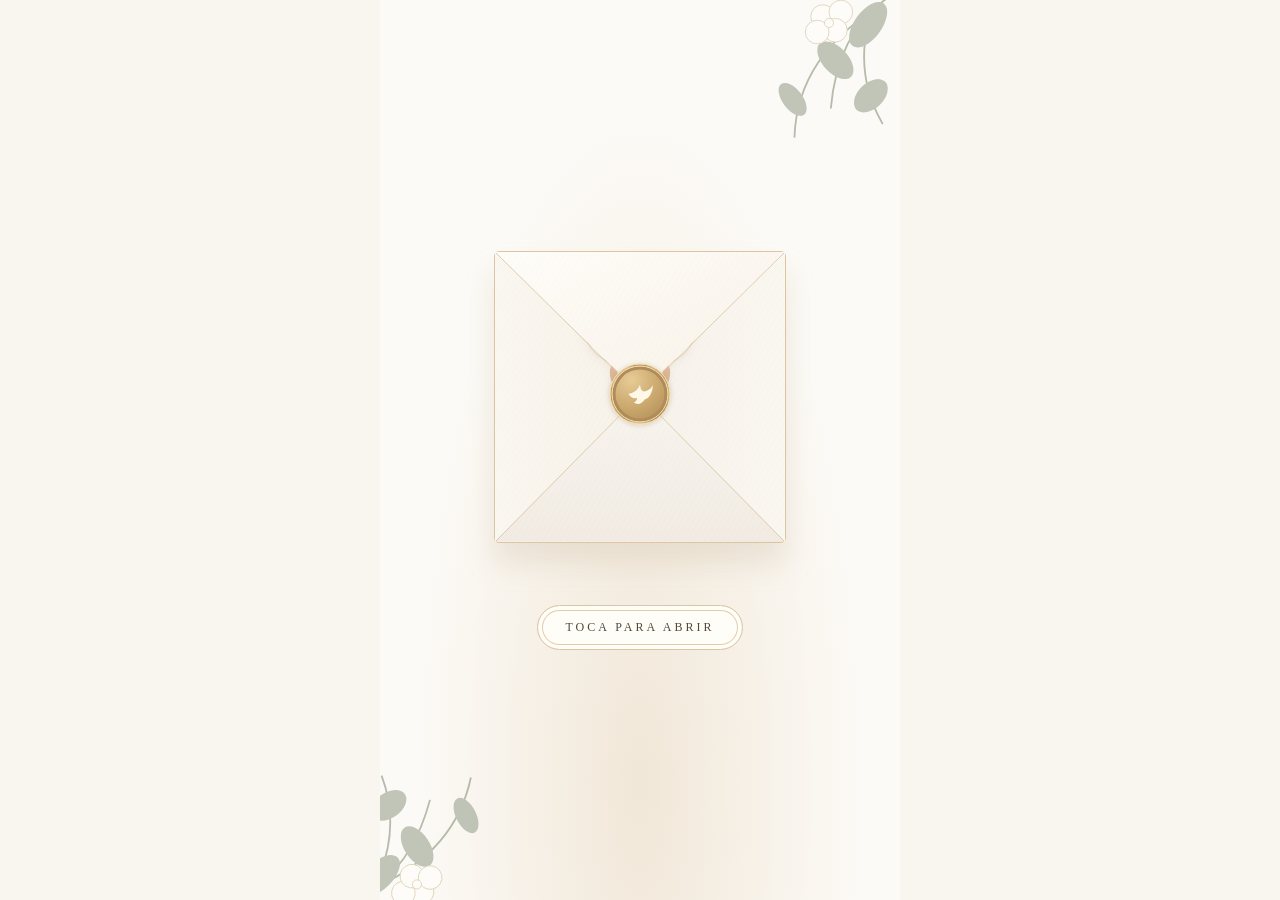
<file: index.html>
<!doctype html>
<html lang="es">
<head>
<meta charset="utf-8"><meta name="viewport" content="width=device-width,initial-scale=1,viewport-fit=cover">
<meta name="theme-color" content="#fcfaf6">
<meta name="description" content="Una invitación especial: Bautizo de Emily, 21 de noviembre de 2026">
<title>Bautizo de Emily · Nuestra invitación</title>
<link rel="preconnect" href="https://fonts.googleapis.com"><link rel="preconnect" href="https://fonts.gstatic.com" crossorigin>
<link href="https://fonts.googleapis.com/css2?family=Cormorant+Garamond:ital,wght@0,400;0,500;0,600;1,400;1,500&family=EB+Garamond:ital,wght@0,400;1,400&family=Great+Vibes&family=Libre+Baskerville:wght@400;700&family=Playfair+Display:ital,wght@0,400;1,400&family=Allura&family=Cinzel:wght@400;600&family=Dancing+Script:wght@400;600&family=DM+Sans:wght@400;600&family=Josefin+Sans:wght@400;600&family=Lora:ital,wght@0,400;1,400&family=Marcellus&family=Montserrat:wght@400;600&family=Parisienne&family=Poppins:wght@400;600&family=Sacramento&family=Tangerine:wght@400;700&display=swap" rel="stylesheet">
<style>
:root{--ivory:#FCFAF6;--background:#F9F6F0;--gold:#BD9B61;--gold-soft:#E3CDA9;--ink:#53483C;--sage:#A9B1A0;--body-font:"Cormorant Garamond",Georgia,serif;--heading-font:"Cormorant Garamond",Georgia,serif;--body-size:22px;--heading-size:45px;--pad:68px;--envelope-paper:#F7F1E7;--envelope-border:#DCC5A2;--seal:#C9A66B;--open-ms:1700ms}
*{box-sizing:border-box}[hidden]{display:none!important}html{scroll-behavior:smooth}body{margin:0;background:var(--background);color:var(--ink);font-family:var(--body-font)}
button,a{font:inherit}button{cursor:pointer}a{color:inherit}button:focus-visible,a:focus-visible{outline:3px solid #776241;outline-offset:4px}
.gate{min-height:100svh;position:relative;display:flex;align-items:center;justify-content:center;overflow:hidden;background:radial-gradient(ellipse at 50% 87%,#f1e7d8 0%,transparent 60%),var(--ivory);transition:opacity .65s}
.gate.hidden{opacity:0;visibility:hidden;pointer-events:none;position:absolute;inset:0}
.gate-inner{position:relative;z-index:2;width:100%;min-height:100svh;display:flex;flex-direction:column;align-items:center;justify-content:center;gap:62px;padding:44px 20px}
.floral{position:absolute;width:182px;max-width:40vw;color:#a3aa91;opacity:.72;pointer-events:none}
.floral.top{top:-8px;right:-10px}.floral.bottom{bottom:-18px;left:-33px;transform:rotate(190deg)}
.floral g ellipse,.cover-floral g ellipse{fill:var(--sage)}.floral circle{fill:#fffefa;stroke:#d7c6a8;stroke-width:1}
.envelope-wrap.no-shadow{filter:none}.envelope-wrap{position:relative;width:var(--env-size,292px);height:var(--env-height,292px);max-width:82vw;filter:drop-shadow(0 20px 14px #baa17e36)}
.envelope{position:absolute;inset:0;border-radius:5px;border:1px solid var(--envelope-border);background:linear-gradient(130deg,#fffefa 0%,var(--envelope-paper) 82%,#ece5dc 100%);perspective:900px;isolation:isolate}
.envelope.texture:after{content:"";pointer-events:none;position:absolute;inset:0;background:repeating-linear-gradient(120deg,transparent 0px,#92734608 1px,transparent 2px,transparent 5px);opacity:.48;z-index:9}
.envelope.no-shadow{box-shadow:none}
.letter{position:absolute;left:8%;right:8%;top:9%;height:63%;border:1px solid #e6d9c4;background:#fffcf6;border-radius:4px;z-index:1;transition:transform var(--open-ms) ease}
.letter:before{content:"✧";display:block;text-align:center;padding-top:8%;font-size:31px;color:var(--gold)}
.env-flap{position:absolute;inset:0 0 auto;height:49%;background:linear-gradient(155deg,#fffdf9,var(--envelope-paper));clip-path:polygon(0 0,100% 0,50% 100%);transform-origin:top center;transform:rotateX(0);transition:transform calc(var(--open-ms) * .58) ease;z-index:6;backface-visibility:visible}
.env-left,.env-right,.env-bottom{position:absolute;inset:0;pointer-events:none}
.env-left{clip-path:polygon(0 0,52% 50%,0 100%);background:linear-gradient(90deg,#faf7f0,#f3ebe1);z-index:4}
.env-right{clip-path:polygon(100% 0,48% 50%,100% 100%);background:linear-gradient(270deg,#faf7f0,#f2ede5);z-index:4}
.env-bottom{clip-path:polygon(0 100%,50% 49%,100% 100%);background:linear-gradient(180deg,#fffefa,#f1ebe3);z-index:7}
.env-seams{position:absolute;inset:0;width:100%;height:100%;pointer-events:none;z-index:8}
.env-seams path{fill:none;stroke:var(--envelope-border);stroke-width:.85}
.wax{position:absolute;left:50%;top:49%;transform:translate(-50%,-50%);z-index:10;width:61px;height:61px;border-radius:50%;background:radial-gradient(circle at 34% 25%,#e7cb96,var(--seal) 53%,#aa864c);border:3px double #f3ddae;box-shadow:0 1px 5px #8c6a4244,inset 0 0 0 3px #ae8c5b;display:grid;place-items:center;color:#fff7e7;transition:opacity .5s}
.wax svg{width:31px;height:31px}
.angel-holder{position:absolute;top:8%;left:50%;transform:translateX(-50%);width:var(--angel-size,128px);height:var(--angel-size,128px);z-index:5;pointer-events:none;transform-origin:center}
.angel-svg{width:100%;height:100%;overflow:visible;filter:drop-shadow(0 2px 5px #bca38122)}
.angel-img{width:100%;height:100%;object-fit:contain;display:none}
.angel-holder.custom .angel-img{display:block}.angel-holder.custom .angel-svg{display:none}
.envelope-wrap.open .env-flap{transform:rotateX(-175deg);z-index:0}
.envelope-wrap.open .wax{opacity:0}
.envelope-wrap.open .letter{transform:translateY(-27%)}
.envelope-wrap.fly .angel-holder{z-index:15;animation:angelFly var(--open-ms) ease-in-out forwards}
@keyframes angelFly{0%{transform:translateX(-50%) translateY(0) scale(1);opacity:1}25%{transform:translateX(-50%) translateY(-38px) scale(1.08);opacity:1}65%{transform:translateX(-13%) translateY(-130px) scale(1.12) rotate(9deg);opacity:1}100%{transform:translateX(185px) translateY(-370px) scale(.75) rotate(16deg);opacity:0}}
.sparkles{position:absolute;inset:0;pointer-events:none;opacity:0;background-image:radial-gradient(circle,var(--gold) 1.8px,transparent 2px),radial-gradient(circle,var(--gold-soft) 1.3px,transparent 1.6px);background-size:83px 97px,133px 109px;background-position:17px 21px,28px 52px}
.gate.opening .sparkles{animation:sparkle 1.7s ease-in-out}
@keyframes sparkle{0%,100%{opacity:0}30%,65%{opacity:.7}}
.open-button{font-family:Georgia,serif;font-weight:500;letter-spacing:var(--button-track,3px);font-size:var(--button-size,12px);color:var(--ink);border:1px solid var(--envelope-border);background:#fffdf8;padding:14px 27px;border-radius:99px;min-width:195px;box-shadow:inset 0 0 0 4px #fffdf8,inset 0 0 0 5px var(--gold-soft)}
.open-button:hover{background:#f7f0e4}
.page{display:none;max-width:520px;margin:0 auto;min-height:100svh;background:var(--ivory);overflow:hidden;box-shadow:0 0 70px #bcab9530}
.page.visible{display:block;animation:reveal .8s both}
@keyframes reveal{from{opacity:0;transform:translateY(16px)}to{opacity:1;transform:translateY(0)}}
.section{position:relative;min-height:77svh;padding:var(--pad) 29px;display:flex;flex-direction:column;align-items:center;justify-content:center;text-align:center}
.section p{font-size:var(--body-size);line-height:1.45;margin:8px 0;white-space:pre-line}
.section h2{font-family:var(--heading-font);font-size:var(--heading-size);font-weight:400;font-style:italic;line-height:1.08;color:var(--gold);margin:13px 0 24px;white-space:pre-line}
.section small,.small{font-size:16px;color:#897968}
.cover{min-height:100svh;gap:11px;padding:64px 24px;background:var(--ivory)}
.cover-cross{width:var(--cross-size,67px);height:calc(var(--cross-size,67px) * 1.25);color:var(--gold);margin-bottom:29px}
.cover-cross svg{width:100%;height:100%}
.title-stack{display:flex;flex-direction:column;align-items:center;gap:var(--title-gap,7px)}
.cover-title{color:var(--gold);font-family:var(--cover-font),Georgia,serif;font-weight:400;font-size:var(--first-size,43px);line-height:1.02;margin:0!important}
.cover-title.second{font-size:var(--second-size,85px);line-height:.91}
.date-block{margin-top:29px;display:flex;align-items:center;flex-direction:column;gap:6px}
.cover-day{font-size:var(--day-size,83px);font-weight:400;color:var(--gold);line-height:.9;font-family:var(--cover-font),Georgia,serif}
.cover-month-year{display:flex;gap:9px;align-items:center;letter-spacing:.23em;font-size:var(--date-size,13px);color:#86745c;font-family:Georgia,serif}
.cover-subtitle{font-size:16px!important;font-style:italic}
.cover-floral{position:absolute;top:0;right:0;width:115px;opacity:.4;pointer-events:none}
.cover-button{margin-top:17px}
.gold-button{border:1px solid #d3ba90;background:var(--gold);color:#fff;text-decoration:none;padding:13px 24px;border-radius:60px;min-height:44px;display:inline-flex;align-items:center;justify-content:center;cursor:pointer;font-size:18px}
.gold-button.outline{color:var(--gold);background:transparent}
.gold-divider{display:flex;gap:13px;align-items:center;justify-content:center;color:var(--gold);margin:27px 0}
.gold-divider:before,.gold-divider:after{content:"";height:1px;width:70px;background:var(--gold-soft)}
.small-heading{color:var(--gold);font-size:29px!important;margin:13px 0 6px}
.bird-symbol{font-size:56px;color:var(--gold)}
.date-large{font-size:83px;color:var(--gold);line-height:1}
.month-top{text-transform:uppercase;letter-spacing:.3em;font-size:15px}
.timer{display:grid;grid-template-columns:repeat(4,1fr);gap:8px;width:100%;margin:27px 0}
.timer strong{font-size:36px;display:block;font-weight:400;color:var(--gold)}
.timer span{font-size:10px;letter-spacing:.12em;color:var(--ink)}
.map-frame{width:100%;height:260px;border:1px solid var(--gold-soft);border-radius:14px;overflow:hidden;margin:23px 0}
.map-frame iframe{border:0;width:100%;height:100%}
.chips{display:flex;gap:13px;margin-top:20px}.chip{width:34px;height:34px;border-radius:50%;border:1px solid #d8c5a6}
.rsvp{background:#faf6f0}
.note{font-size:16px!important;color:#857866;max-width:340px}
.album-hint{font-size:16px!important;color:#796c5d}
.embed{border:1px solid var(--gold-soft);border-radius:14px;width:100%;min-height:560px;background:white}
.closing{padding:78px 28px;text-align:center;color:var(--ink);font-size:23px}
.closing p{font-size:23px;line-height:1.45}
.closing h2{font-family:var(--heading-font);font-style:italic;font-size:50px;color:var(--gold);font-weight:400}
.sound-control{position:fixed;z-index:35;bottom:16px;right:16px;border:1px solid var(--gold-soft);background:var(--ivory);color:var(--gold);border-radius:50%;height:45px;width:45px;display:block;font-size:18px}
@media(min-width:521px){.gate{max-width:520px;margin:0 auto}.page{border-left:1px solid #f5eee3;border-right:1px solid #f5eee3}}
@media(max-height:720px){.gate-inner{gap:32px;padding:30px}.cover-cross{margin-bottom:7px}.date-block{margin-top:12px}}
@media(prefers-reduced-motion:reduce){*,*:before,*:after{animation-duration:.01ms!important;transition-duration:.01ms!important}html{scroll-behavior:auto}}
</style>
</head>
<body>
<section id="gate" class="gate" aria-label="Abre el sobre de la invitación">
  <svg id="envelope-floral-top" class="floral top" viewBox="0 0 200 210" aria-hidden="true"><path d="M186 0Q121 36 113 128M171 13Q76 69 73 160M154 34Q140 94 170 145" stroke="#9ca48e" stroke-width="2" fill="none"/><g fill="#a7b09d"><ellipse cx="154" cy="36" rx="15" ry="29" transform="rotate(36 154 36)"/><ellipse cx="118" cy="75" rx="14" ry="25" transform="rotate(-43 118 75)"/><ellipse cx="157" cy="114" rx="14" ry="22" transform="rotate(46 157 114)"/><ellipse cx="71" cy="118" rx="11" ry="21" transform="rotate(-37 71 118)"/></g><g><circle cx="104" cy="27" r="13"/><circle cx="124" cy="22" r="13"/><circle cx="118" cy="42" r="13"/><circle cx="98" cy="44" r="13"/><circle cx="111" cy="34" r="5" fill="#ddc69d"/></g></svg>
  <svg id="envelope-floral-bottom" class="floral bottom" viewBox="0 0 200 210" aria-hidden="true"><path d="M186 0Q121 36 113 128M171 13Q76 69 73 160M154 34Q140 94 170 145" stroke="#9ca48e" stroke-width="2" fill="none"/><g fill="#a7b09d"><ellipse cx="154" cy="36" rx="15" ry="29" transform="rotate(36 154 36)"/><ellipse cx="118" cy="75" rx="14" ry="25" transform="rotate(-43 118 75)"/><ellipse cx="157" cy="114" rx="14" ry="22" transform="rotate(46 157 114)"/><ellipse cx="71" cy="118" rx="11" ry="21" transform="rotate(-37 71 118)"/></g><g><circle cx="104" cy="27" r="13"/><circle cx="124" cy="22" r="13"/><circle cx="118" cy="42" r="13"/><circle cx="98" cy="44" r="13"/><circle cx="111" cy="34" r="5" fill="#ddc69d"/></g></svg>
  <div class="sparkles" aria-hidden="true"></div>
  <div class="gate-inner">
    <div id="envelopeWrap" class="envelope-wrap" aria-hidden="true">
      <div id="envelope" class="envelope texture">
        <div class="letter"></div>
        <div class="env-flap"></div>
        <div id="angel" class="angel-holder">
          <svg class="angel-svg" viewBox="0 0 160 160" aria-hidden="true">
            <defs><radialGradient id="angelFace"><stop stop-color="#F9E6CC"/><stop offset="1" stop-color="#EECDB2"/></radialGradient></defs>
            <ellipse cx="80" cy="11" rx="33" ry="7" fill="none" stroke="#c4a467" stroke-width="2.5"/>
            <path d="M56 77Q19 37 9 62Q13 108 66 116" fill="#fffdfa" stroke="#e4d8c9" stroke-width="1.5"/>
            <path d="M104 77Q141 37 151 62Q147 108 94 116" fill="#fffdfa" stroke="#e4d8c9" stroke-width="1.5"/>
            <path d="M59 93Q81 81 103 93L115 148Q81 160 44 147Z" fill="var(--angel-dress,#F2E7D2)" stroke="#ccb694" stroke-width="1"/>
            <ellipse cx="80" cy="61" rx="36" ry="39" fill="url(#angelFace)" stroke="#d2ae90"/>
            <g fill="var(--angel-hair,#A68261)"><ellipse cx="51" cy="35" rx="16" ry="16"/><ellipse cx="67" cy="25" rx="17" ry="17"/><ellipse cx="87" cy="24" rx="20" ry="18"/><ellipse cx="111" cy="36" rx="15" ry="17"/><path d="M44 43Q76 31 112 43Q110 15 79 16Q45 18 44 43Z"/></g>
            <circle cx="65" cy="63" r="2.4" fill="#675044"/><circle cx="95" cy="63" r="2.4" fill="#675044"/>
            <path d="M74 82Q81 87 88 82" stroke="#b3756b" stroke-width="1.7" fill="none" stroke-linecap="round"/>
            <ellipse cx="55" cy="76" rx="6" ry="3" fill="#e9a7a0" opacity=".42"/><ellipse cx="105" cy="76" rx="6" ry="3" fill="#e9a7a0" opacity=".42"/>
            <path d="M58 109Q43 112 48 130M102 109Q117 112 112 130" stroke="#dcb89a" stroke-width="9" stroke-linecap="round" fill="none"/>
          </svg>
          <img id="angel-image" class="angel-img" alt="">
        </div>
        <div class="env-left"></div><div class="env-right"></div><div class="env-bottom"></div>
        <svg class="env-seams" viewBox="0 0 300 300" preserveAspectRatio="none"><path d="M1 1L150 148L299 1M1 299L150 148L299 299"/></svg>
        <div class="wax" id="wax" aria-hidden="true"><svg viewBox="0 0 40 40"><path d="M5 20Q17 17 20 8Q21 19 28 16Q35 13 37 8Q35 25 26 27Q20 36 12 31Q17 28 16 25Q10 27 5 20Z" fill="currentColor"/></svg></div>
      </div>
    </div>
    <button id="open" class="open-button" type="button">TOCA PARA ABRIR</button>
  </div>
</section>
<main id="invitation" class="page" aria-label="Invitación al bautizo de Emily">
  <section id="portada" class="section cover">
    <svg id="cover-floral" class="cover-floral" viewBox="0 0 120 140" aria-hidden="true"><path d="M114 5Q60 36 58 132" stroke="#9eaa90" stroke-width="1.6" fill="none"/><g fill="#adb6a0"><ellipse cx="96" cy="33" rx="9" ry="17" transform="rotate(33 96 33)"/><ellipse cx="66" cy="58" rx="9" ry="18" transform="rotate(-35 66 58)"/><ellipse cx="84" cy="95" rx="9" ry="16" transform="rotate(36 84 95)"/></g><circle cx="52" cy="24" r="10" fill="#fffefb" stroke="#d6c7ac"/><circle cx="35" cy="26" r="10" fill="#fffefb" stroke="#d6c7ac"/><circle cx="44" cy="39" r="10" fill="#fffefb" stroke="#d6c7ac"/></svg>
    <div id="cross" class="cover-cross" aria-hidden="true"><svg viewBox="0 0 80 90"><path d="M40 7V76M20 27H60" stroke="currentColor" stroke-width="5" fill="none"/><path d="M24 50Q9 39 19 25 M56 50Q71 39 61 25" stroke="#b2baa5" stroke-width="1.2" fill="none"/><circle cx="18" cy="25" r="3.7" fill="#f5ead9"/><circle cx="62" cy="25" r="3.7" fill="#f5ead9"/><circle cx="26" cy="42" r="3" fill="#eadbc5"/><circle cx="54" cy="42" r="3" fill="#eadbc5"/></svg></div>
    <div class="title-stack" id="title-stack">
      <h1 id="cover-title-line" class="cover-title">Bautizo de</h1>
      <div id="cover-name" class="cover-title second">Emily</div>
    </div>
    <div class="date-block">
      <div id="cover-day" class="cover-day">21</div>
      <div class="cover-month-year"><span id="cover-month">NOVIEMBRE</span><span>·</span><span id="cover-year">2026</span></div>
    </div>
    <p id="cover-subtitle" class="cover-subtitle" hidden></p>
    <a id="cover-button" class="gold-button outline cover-button" href="#familia">Descubre mi invitación</a>
  </section>
  <section class="section" id="familia">
    <h2 id="blessing">Con la bendición de Dios y nuestros padres</h2>
    <p id="parents-heading" class="small-heading">Nuestros padres</p>
    <p id="parents"></p>
    <div class="gold-divider">✝</div>
    <p id="godmother-heading" class="small-heading">Madrina</p>
    <p id="godmother">Andrea Castro Solis</p>
  </section>
  <section id="fecha" class="section">
    <div class="bird-symbol" aria-hidden="true">✧</div>
    <h2 id="countdown-heading">Faltan para mi bautizo</h2>
    <div id="month-top" class="month-top">NOVIEMBRE</div>
    <div id="date-large" class="date-large">21</div>
    <div id="weekday-year" class="small">SÁBADO · 2026</div>
    <div class="timer"><div><strong id="days">--</strong><span>DÍAS</span></div><div><strong id="hours">--</strong><span>HORAS</span></div><div><strong id="mins">--</strong><span>MIN</span></div><div><strong id="secs">--</strong><span>SEG</span></div></div>
    <button id="calendar" class="gold-button" type="button">Agendar fecha</button>
  </section>
  <section id="ceremonia" class="section">
    <div class="bird-symbol" aria-hidden="true">✝</div>
    <h2 id="ceremony-heading">Ceremonia</h2>
    <p id="church">Santuario de la Divina Misericordia</p>
    <p id="church-location" class="small">Guayaquil, Ecuador</p>
    <p id="ceremony-time">11:00 a. m.</p>
    <div id="map-container" class="map-frame"><iframe id="map-iframe" title="Mapa de la ceremonia" loading="lazy" referrerpolicy="no-referrer-when-downgrade"></iframe></div>
    <a id="maps-button" class="gold-button" href="#" target="_blank" rel="noopener noreferrer">Cómo llegar</a>
  </section>
  <section id="vestimenta" class="section">
    <h2 id="dress-heading">Código de vestimenta</h2><p id="dress-text">Tonos pastel</p>
    <div class="chips" id="dress-chips"><div class="chip"></div><div class="chip"></div><div class="chip"></div><div class="chip"></div></div>
  </section>
  <section id="asistencia" class="section rsvp">
    <h2 id="rsvp-heading">¿Nos acompañas?</h2>
    <p id="rsvp-message">Será una alegría compartir este día contigo.</p>
    <p id="guest-limit-note" class="note"></p>
    <a id="rsvp-button" class="gold-button" href="#" target="_blank" rel="noopener noreferrer" hidden>Confirmar asistencia</a>
    <iframe id="rsvp-embed" class="embed" title="Formulario de confirmación de asistencia" loading="lazy" hidden></iframe>
    <p id="rsvp-pending" class="note">Formulario de confirmación pendiente de conectar.</p>
  </section>
  <section id="album" class="section">
    <div class="bird-symbol" aria-hidden="true">♡</div>
    <h2 id="album-heading">Álbum en vivo</h2>
    <p id="album-message">Comparte y revive las fotografías de este día especial.</p>
    <a id="album-button" class="gold-button" href="#" target="_blank" rel="noopener noreferrer" hidden>Ver y compartir fotografías</a>
    <p id="album-pending" class="album-hint">Álbum colaborativo pendiente de conectar.</p>
  </section>
  <footer id="despedida" class="closing">
    <div class="gold-divider">✝</div>
    <p id="closing-message">Queremos compartir contigo este momento tan especial.</p>
    <h2 id="closing-title">¡Te esperamos!</h2>
  </footer>
</main>
<audio id="bg-music" loop preload="none"></audio>
<button id="sound" class="sound-control" type="button" aria-label="Silenciar música">♫</button>
<script src="./config.js"></script>
<script>
(function(){
 const defaults=window.EMILY_CONFIG||{};
 const $=id=>document.getElementById(id);
 const fontMap={
  "Cormorant Garamond":'"Cormorant Garamond",Georgia,serif',
  "EB Garamond":'"EB Garamond",Georgia,serif',
  "Playfair Display":'"Playfair Display",Georgia,serif',
  "Libre Baskerville":'"Libre Baskerville",Georgia,serif',
  "Georgia":'Georgia,serif',"Great Vibes":'"Great Vibes",cursive',
  "Allura":'"Allura",cursive',"Parisienne":'"Parisienne",cursive',
  "Dancing Script":'"Dancing Script",cursive',"Sacramento":'"Sacramento",cursive',
  "Tangerine":'"Tangerine",cursive',"Marcellus":'"Marcellus",Georgia,serif',
  "Cinzel":'"Cinzel",Georgia,serif',"Lora":'"Lora",Georgia,serif',
  "Josefin Sans":'"Josefin Sans",sans-serif',"Montserrat":'"Montserrat",sans-serif',
  "DM Sans":'"DM Sans",sans-serif',"Poppins":'"Poppins",sans-serif'};
 let cfg={...defaults},opening=false,interval=null;
 const range=(value,min,max,fallback)=>Number.isFinite(Number(value))?Math.min(max,Math.max(min,Number(value))):fallback;
 const color=x=>typeof x==="string"&&/^#[0-9a-f]{6}$/i.test(x);
 const safeUrl=value=>{try{const u=new URL(value);return u.protocol==="https:"?u.href:"";}catch(e){return"";}};
 const safeAngel=value=> typeof value==="string"&&value.length<600000&&/^data:image\/(png|jpeg|webp);base64,[A-Za-z0-9+/=]+$/.test(value)?value:safeUrl(value);
 const applyText=(id,value)=>{const el=$(id);if(el)el.textContent=String(value??"");};
 const vis=(id,value)=>{if($(id))$(id).hidden=!value;};
 const css=(name,v)=>document.documentElement.style.setProperty(name,v);
 function update(c){
  cfg={...defaults,...c};
  [["--ivory","ivory"],["--background","background"],["--gold","gold"],["--gold-soft","goldSoft"],["--ink","ink"],["--sage","sage"],["--envelope-paper","envelopePaper"],["--envelope-border","envelopeBorder"],["--seal","envelopeSatin"],["--angel-hair","angelHair"],["--angel-dress","angelDress"]].forEach(([cssName,key])=>{if(color(cfg[key]))css(cssName,cfg[key]);});
  css("--body-font",fontMap[cfg.bodyFont]||fontMap["Cormorant Garamond"]);
  css("--heading-font",fontMap[cfg.headingFont]||fontMap["Cormorant Garamond"]);
  css("--cover-font",fontMap[cfg.font]||fontMap["Cormorant Garamond"]);
  css("--body-size",range(cfg.bodySize,14,35,22)+"px");
  css("--heading-size",range(cfg.headingSize,24,70,45)+"px");
  css("--pad",range(cfg.sectionPadding,20,140,68)+"px");
  css("--cross-size",range(cfg.crossSize,25,125,67)+"px");
  css("--first-size",range(cfg.firstSize,17,90,43)+"px");
  css("--second-size",range(cfg.secondSize,20,130,85)+"px");
  css("--title-gap",range(cfg.titleGap,0,65,7)+"px");
  css("--day-size",range(cfg.daySize,20,135,83)+"px");
  css("--date-size",range(cfg.dateSize,9,28,13)+"px");
  css("--env-size",range(cfg.envelopeSize,175,420,292)+"px");
  const envWidth=range(cfg.envelopeSize,175,420,292);
  const envHeight=cfg.envelopeShape==="portrait"?envWidth*1.37:envWidth;
  css("--env-height",envHeight+"px");
  css("--angel-size",range(cfg.angelSize,45,230,128)+"px");
  css("--button-size",range(cfg.envelopeButtonSize,9,22,12)+"px");
  css("--button-track",range(cfg.envelopeButtonTracking,0,7,3)+"px");
  css("--open-ms",range(cfg.openingDuration,600,5000,1700)+"ms");
  $("cover-title-line").style.fontStyle=cfg.firstItalic?"italic":"normal";
  $("cover-name").style.fontStyle=cfg.secondItalic?"italic":"normal";

  if($("portada"))$("portada").style.paddingTop=range(cfg.coverTopPadding,20,160,65)+"px";
  vis("cross",cfg.coverCross!==false);
  vis("cover-floral",cfg.coverFlowers!==false);
  document.querySelectorAll(".floral").forEach(x=>x.hidden=cfg.showEnvelopeFlowers===false||cfg.showFlowers===false);
  document.querySelectorAll(".gold-divider").forEach(x=>x.hidden=cfg.showDividers===false);
  const angel=$("angel");vis("angel",cfg.showAngel!==false);
  const angelSrc=safeAngel(cfg.angelImageUrl||"");angel.classList.toggle("custom",!!angelSrc);
  if(angelSrc)$("angel-image").src=angelSrc;else $("angel-image").removeAttribute("src");
  angel.style.setProperty("--angel-wings",color(cfg.angelWings)?cfg.angelWings:"#ffffff");
  document.querySelectorAll(".angel-svg path").forEach(()=>{});
  $("envelope").classList.toggle("texture",cfg.envelopeTexture!==false);
  $("envelopeWrap").classList.toggle("no-shadow",cfg.envelopeShadow===false);
  vis("wax",cfg.showSeal!==false);
  const seal=$("wax");
  const sealSym=(cfg.sealSymbol||"dove");
  if(sealSym==="cross"){seal.innerHTML='<span aria-hidden="true" style="font-size:34px">✝</span>';}
  else if(sealSym==="heart"){seal.innerHTML='<span aria-hidden="true" style="font-size:31px">♡</span>';}
  else {seal.innerHTML='<svg viewBox="0 0 40 40"><path d="M5 20Q17 17 20 8Q21 19 28 16Q35 13 37 8Q35 25 26 27Q20 36 12 31Q17 28 16 25Q10 27 5 20Z" fill="currentColor"/></svg>';}
  const txt={
   open:cfg.envelopeButton,"cover-title-line":cfg.first,"cover-name":cfg.second,"cover-day":cfg.day,
   "cover-month":cfg.month,"cover-year":cfg.year,"cover-button":cfg.coverButton,
   blessing:cfg.blessing,"parents-heading":cfg.parentsHeading,parents:cfg.parents,
   "godmother-heading":cfg.godmotherHeading,godmother:cfg.godmother,
   "countdown-heading":cfg.countdownHeading,"month-top":cfg.month,"date-large":cfg.day,
   "weekday-year":(cfg.dateWeekday||"SÁBADO")+" · "+cfg.year,
   calendar:cfg.calendarButton,"ceremony-heading":cfg.ceremonyHeading,
   church:cfg.church,"church-location":cfg.churchLocation,
   "ceremony-time":cfg.ceremonyTime,"maps-button":cfg.mapsButton,
   "dress-heading":cfg.dressHeading,"dress-text":cfg.dressText,
   "rsvp-heading":cfg.rsvpHeading,"rsvp-message":cfg.rsvpMessage,
   "rsvp-button":cfg.rsvpButton,"album-heading":cfg.albumHeading,
   "album-message":cfg.albumMessage,"album-button":cfg.albumButton,
   "closing-message":cfg.closingMessage,"closing-title":cfg.closingTitle
  };
  Object.entries(txt).forEach(([id,value])=>applyText(id,value));
  applyText("cover-subtitle",cfg.subtitle);vis("cover-subtitle",!!cfg.showSubtitle&&!!cfg.subtitle);
  [["familia","showFamily"],["fecha","showCountdown"],["ceremonia","showCeremony"],["vestimenta","showDressCode"],["asistencia","showRSVP"],["album","showAlbum"],["despedida","showClosing"]].forEach(([id,key])=>vis(id,cfg[key]!==false));
  $("dress-chips").querySelectorAll(".chip").forEach((el,i)=>{const v=cfg["dressColor"+(i+1)];if(color(v))el.style.background=v;});
  const query=(cfg.mapsQuery||cfg.church||"Santuario de la Divina Misericordia Guayaquil").trim();
  const mapSrc="https://www.google.com/maps?q="+encodeURIComponent(query)+"&output=embed";
  if($("map-iframe").getAttribute("src")!==mapSrc)$("map-iframe").src=mapSrc;
  $("maps-button").href="https://www.google.com/maps/search/?api=1&query="+encodeURIComponent(query);
  vis("map-container",cfg.showMap!==false);
  const form=safeUrl(cfg.googleFormUrl||"");
  const isGoogleForm=form&&(/(^|\.)docs\.google\.com$/.test(new URL(form).hostname)||new URL(form).hostname==="forms.gle");
  const embedLink=isGoogleForm&&new URL(form).hostname==="docs.google.com"&&new URL(form).pathname.includes("/forms/")?form:"";
  const embedded=!!embedLink&&cfg.embedGoogleForm===true;
  vis("rsvp-button",!!form&&!embedded);
  vis("rsvp-embed",embedded);
  vis("rsvp-pending",!form);
  if(form)$("rsvp-button").href=form;else $("rsvp-button").removeAttribute("href");
  if(embedded){if($("rsvp-embed").getAttribute("src")!==embedLink)$("rsvp-embed").src=embedLink;}else if($("rsvp-embed").hasAttribute("src")){$("rsvp-embed").removeAttribute("src");}
  const lim=String(cfg.guestLimit||"2");
  $("guest-limit-note").textContent=lim==="none"?"":lim==="1"?"Confirma tu asistencia individual.":"Puedes confirmar hasta 2 personas, contándote.";
  $("guest-limit-note").hidden=lim==="none";
  const album=safeUrl(cfg.albumUrl||"");
  vis("album-button",!!album);vis("album-pending",!album);
  if(album)$("album-button").href=album;else $("album-button").removeAttribute("href");
  const music=safeUrl(cfg.musicUrl||"");const audio=$("bg-music");
  const allowMusic=!!music&&cfg.musicEnabled===true;
  if(allowMusic&&audio.src!==music)audio.src=music;
  if(!allowMusic&&audio.hasAttribute("src")){audio.pause();audio.removeAttribute("src");audio.load();}
  audio.volume=range(cfg.musicVolume,0,100,35)/100;
  vis("sound",allowMusic);
  tick();
 }
 function tick(){
  const target=Date.parse(cfg.eventISO||"2026-11-21T11:00:00-05:00");
  const diff=Math.max(0,(Number.isFinite(target)?target:Date.now())-Date.now());
  const d=Math.floor(diff/86400000),h=Math.floor(diff%86400000/3600000),m=Math.floor(diff%3600000/60000),s=Math.floor(diff%60000/1000);
  [["days",d],["hours",h],["mins",m],["secs",s]].forEach(([id,num])=>applyText(id,String(num).padStart(2,"0")));
 }
 const editorMode=new URLSearchParams(location.search).get("editorPreview");
 if(editorMode){
  try{history.scrollRestoration="manual"}catch(e){}
  window.scrollTo(0,0);
 }
 if(editorMode==="envelope"){
  $("gate").classList.remove("hidden");
  $("invitation").classList.remove("visible");
  window.requestAnimationFrame(()=>window.scrollTo(0,0));
  window.addEventListener("pageshow",e=>{
   if(e.persisted){$("gate").classList.remove("hidden");$("invitation").classList.remove("visible");window.scrollTo(0,0);}
  });
 }
 if(editorMode==="cover"||editorMode==="sections"){
   $("gate").style.display="none";$("invitation").classList.add("visible");window.scrollTo(0,0);
 }
 $("open").addEventListener("click",async()=>{
  if(opening)return;opening=true;
  $("open").disabled=true;$("envelopeWrap").classList.add("open");$("gate").classList.add("opening");
  if(cfg.showAngelFlight!==false&&cfg.showAngel!==false)$("envelopeWrap").classList.add("fly");
  if(cfg.showSparkles===false)$("gate").classList.remove("opening");
  const audio=$("bg-music");
  if(cfg.musicEnabled&&safeUrl(cfg.musicUrl||"")){try{const p=audio.play();if(p)p.catch(()=>{$("sound").textContent="♪";});$("sound").textContent="♫";}catch(e){$("sound").textContent="♪";}}
  window.setTimeout(()=>{$("gate").classList.add("hidden");$("invitation").classList.add("visible");window.scrollTo(0,0);},range(cfg.openingDuration,600,5000,1700));
 });
 $("sound").addEventListener("click",async()=>{const a=$("bg-music");if(a.paused){try{await a.play();$("sound").textContent="♫";}catch(e){}}else{a.pause();$("sound").textContent="♪";}});
 $("calendar").addEventListener("click",()=>{
  const start=new Date(cfg.eventISO||"2026-11-21T11:00:00-05:00");if(isNaN(start.getTime()))return;
  const finish=new Date(start.getTime()+60*60000);const fmt=d=>d.toISOString().replace(/[-:]/g,"").replace(/\.\d{3}/,"");
  const clean=s=>String(s||"").replace(/[\\,;]/g," ").replace(/[\r\n]+/g," ");
  const ics=["BEGIN:VCALENDAR","VERSION:2.0","PRODID:-//Bautizo Emily//ES","BEGIN:VEVENT",
   "UID:emily-bautizo-2026@invitation","DTSTAMP:"+fmt(new Date()),"DTSTART:"+fmt(start),"DTEND:"+fmt(finish),
   "SUMMARY:"+clean((cfg.first||"Bautizo de")+" "+(cfg.second||"Emily")),
   "LOCATION:"+clean((cfg.church||"")+" "+(cfg.churchLocation||"")),"END:VEVENT","END:VCALENDAR"].join("\r\n");
  const url=URL.createObjectURL(new Blob([ics],{type:"text/calendar;charset=utf-8"}));
  const a=document.createElement("a");a.href=url;a.download="bautizo-emily.ics";a.click();setTimeout(()=>URL.revokeObjectURL(url),1500);
 });
 window.addEventListener("message",event=>{
  if(event.origin!==location.origin||event.data?.type!=="emily-preview-update")return;
  update(event.data.config||{});
 });
 update(defaults);interval=setInterval(tick,1000);
})();
</script>
<script src="./visual-runtime.js?v=20261014e"></script>
</body></html>
</file>
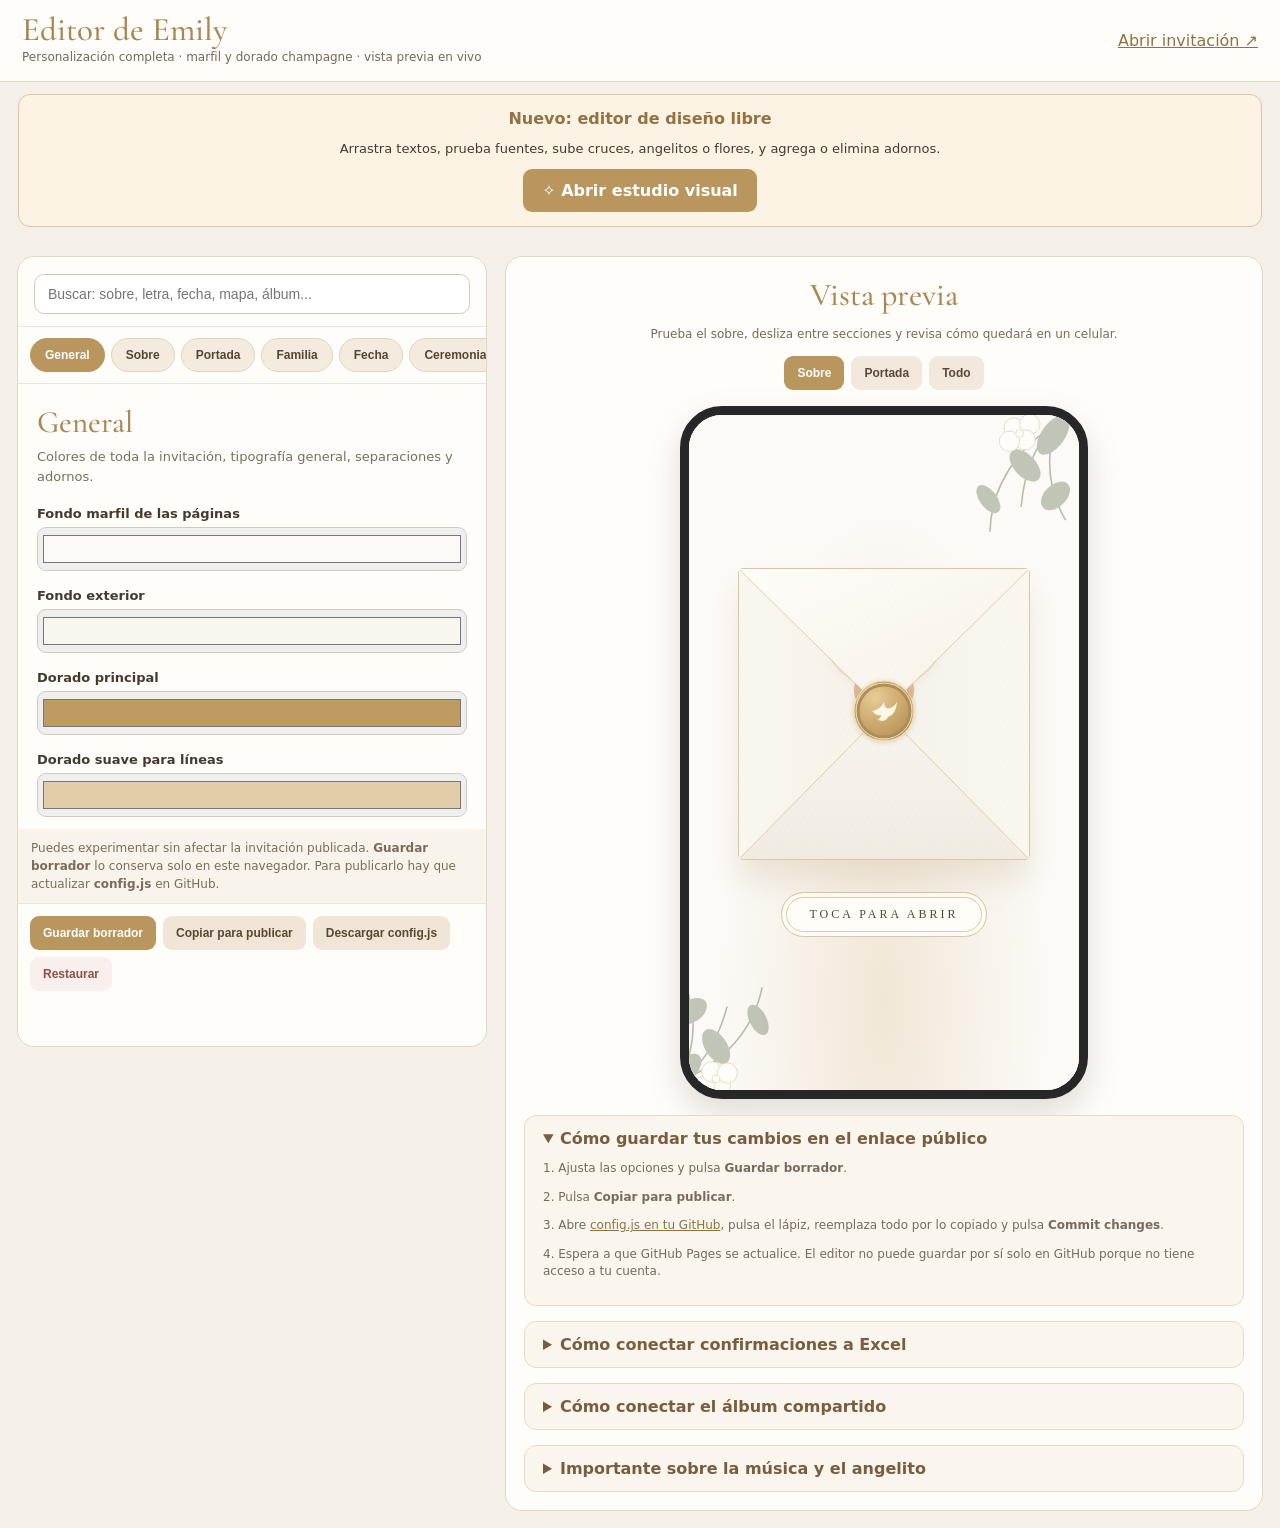
<file: editor.html>
<!doctype html>
<html lang="es">
<head>
<meta charset="utf-8"><meta name="viewport" content="width=device-width,initial-scale=1">
<title>Editor de Emily · Personalización completa</title>
<link rel="preconnect" href="https://fonts.googleapis.com"><link rel="preconnect" href="https://fonts.gstatic.com" crossorigin>
<link href="https://fonts.googleapis.com/css2?family=Cormorant+Garamond:ital,wght@0,400;1,400&display=swap" rel="stylesheet">
<style>
:root{font-family:system-ui,-apple-system,Segoe UI,Roboto,sans-serif;color:#453a30;background:#f4efe8}
*{box-sizing:border-box}
body{margin:0}
header{background:#fffdfa;border-bottom:1px solid #e5d8c3;display:flex;gap:16px;align-items:center;justify-content:space-between;padding:13px 22px;flex-wrap:wrap}
h1,h2{font-family:"Cormorant Garamond",Georgia,serif;color:#aa8651;font-weight:500;margin:0}
h1{font-size:33px;line-height:1}
header p{font-size:12px;margin:4px 0;color:#76685b}
a{color:#927044}
.layout{display:grid;grid-template-columns:minmax(340px,470px) minmax(300px,1fr);gap:18px;padding:17px;max-width:1550px;margin:0 auto}
aside,.viewer{border:1px solid #e5d8c3;background:#fffdfa;border-radius:17px;overflow:hidden}
aside{height:calc(100vh - 109px);display:flex;flex-direction:column}
.editor-head{padding:17px 16px 12px;border-bottom:1px solid #eee5d8}
.search{width:100%;padding:11px 13px;border-radius:10px;border:1px solid #d7c9b7;font-size:14px}
.tabs{display:flex;overflow-x:auto;gap:6px;padding:11px 12px;white-space:nowrap;border-bottom:1px solid #eee5d8;scrollbar-width:thin}
.tab{background:#f4ebdf;border:1px solid #e4d3b8;border-radius:999px;padding:9px 14px;color:#564435;font-weight:600;cursor:pointer}
.tab.active{background:#b8965e;color:#fff;border-color:#b8965e}
.panel{overflow:auto;padding:19px 19px 22px;flex:1}
h2{font-size:31px;margin-bottom:6px}
.group-desc{font-size:13px;color:#7b6e60;line-height:1.5;margin:0 0 20px}
.field{display:block;margin-bottom:17px}
.field-name{font-size:13px;font-weight:650;display:block;margin-bottom:6px}
.field input:not([type=checkbox]):not([type=color]):not([type=range]),.field textarea,.field select{width:100%;font:inherit;font-size:14px;padding:10px 12px;border-radius:9px;border:1px solid #d7c9b9;background:#fff;color:#413629}
.field textarea{min-height:78px;resize:vertical;line-height:1.5}
.field input[type=color]{display:block;width:100%;height:44px;border:1px solid #d7c9b9;padding:3px;border-radius:9px;cursor:pointer}
.field input[type=range]{width:calc(100% - 75px);accent-color:#b8965e;vertical-align:middle}
.field output{display:inline-block;width:62px;text-align:right;color:#866f51;font-size:12px;font-variant-numeric:tabular-nums}
.field select{cursor:pointer}
.field .toggle{display:flex;align-items:center;gap:10px;cursor:pointer}
.field input[type=checkbox]{width:19px;height:19px;accent-color:#b8965e}
.field .help{display:block;font-size:11px;color:#8b8072;margin-top:5px;line-height:1.45}
.actions{padding:12px;border-top:1px solid #eee5d8;background:#fffdfa;display:flex;flex-wrap:wrap;gap:7px}
button{border:0;border-radius:9px;padding:10px 13px;font-size:12px;font-weight:650;cursor:pointer}
.primary{background:#b8965e;color:white}
.secondary{background:#f0e5d6;color:#5b4731}
.danger{background:#f9efed;color:#885249}
.notice{padding:10px 13px;font-size:12px;color:#7b6c59;background:#f9f4eb;line-height:1.5}
#status{min-height:19px;padding:0 14px;font-size:12px;color:#587051}
.viewer{padding:18px;min-height:580px;text-align:center}
.viewer h2{font-size:32px}
.viewer p{font-size:12px;color:#766b5f;line-height:1.4}
.preview-tabs{display:flex;justify-content:center;gap:7px;margin:13px 0}
.preview-tabs button{background:#f2e8db;color:#5a4937}
.preview-tabs button.active{background:#b8965e;color:#fff}
iframe{width:min(100%,408px);height:min(77vh,780px);min-height:520px;border:9px solid #272728;border-radius:42px;background:#fff;box-shadow:0 15px 35px #5c514331;display:block;margin:16px auto}
.guides{margin-top:15px;text-align:left;background:#faf5ed;border:1px solid #e9dac5;border-radius:12px;padding:13px 18px}
.guides summary{font-weight:650;cursor:pointer;color:#785e3e}
.guides p{font-size:12px}
.guides a{word-break:break-all}
#advanced-json{min-height:280px;resize:vertical;width:100%;font:12px/1.5 ui-monospace,Consolas,monospace;padding:10px;border:1px solid #d6c6ae;border-radius:10px;background:#fff}
#file-json{max-width:100%}
@media(max-width:900px){.layout{grid-template-columns:1fr;padding:10px}.viewer{order:2}aside{height:auto;max-height:75vh}.panel{max-height:56vh}iframe{height:640px}}
</style>
</head>
<body>
<header>
  <div><h1>Editor de Emily</h1><p>Personalización completa · marfil y dorado champagne · vista previa en vivo</p></div>
  <a href="./index.html" target="_blank" rel="noopener">Abrir invitación ↗</a>
</header>
<div style="background:#fcf3e5;border:1px solid #dfc49d;border-radius:12px;padding:14px;margin:12px 18px;text-align:center"><strong style="color:#94713e">Nuevo: editor de diseño libre</strong><p style="font-size:13px">Arrastra textos, prueba fuentes, sube cruces, angelitos o flores, y agrega o elimina adornos.</p><a href="./studio.html" style="display:inline-block;padding:12px 19px;background:#b8965e;color:white;border-radius:9px;text-decoration:none;font-weight:700">✧ Abrir estudio visual</a></div>
<div class="layout">
<aside>
  <div class="editor-head">
    <input id="search" class="search" placeholder="Buscar: sobre, letra, fecha, mapa, álbum..." aria-label="Buscar opción">
  </div>
  <div class="tabs" id="tabs" role="tablist"></div>
  <div id="panel" class="panel" role="tabpanel"></div>
  <div class="notice">Puedes experimentar sin afectar la invitación publicada. <strong>Guardar borrador</strong> lo conserva solo en este navegador. Para publicarlo hay que actualizar <strong>config.js</strong> en GitHub.</div>
  <div class="actions">
    <button id="save" class="primary">Guardar borrador</button>
    <button id="copy" class="secondary">Copiar para publicar</button>
    <button id="download" class="secondary">Descargar config.js</button>
    <button id="reset" class="danger">Restaurar</button>
  </div>
  <p id="status" role="status"></p>
</aside>
<div class="viewer">
  <h2>Vista previa</h2>
  <p>Prueba el sobre, desliza entre secciones y revisa cómo quedará en un celular.</p>
  <div class="preview-tabs">
    <button id="pvEnvelope" class="active">Sobre</button>
    <button id="pvCover">Portada</button>
    <button id="pvFull">Todo</button>
  </div>
  <iframe id="phone" src="./index.html?editorPreview=envelope" title="Vista previa interactiva de Emily"></iframe>
  <details class="guides" open>
    <summary>Cómo guardar tus cambios en el enlace público</summary>
    <p>1. Ajusta las opciones y pulsa <strong>Guardar borrador</strong>.</p>
    <p>2. Pulsa <strong>Copiar para publicar</strong>.</p>
    <p>3. Abre <a href="https://github.com/castrosolisandrea-alt/bautizo-emily/blob/main/config.js" target="_blank" rel="noopener">config.js en tu GitHub</a>, pulsa el lápiz, reemplaza todo por lo copiado y pulsa <strong>Commit changes</strong>.</p>
    <p>4. Espera a que GitHub Pages se actualice. El editor no puede guardar por sí solo en GitHub porque no tiene acceso a tu cuenta.</p>
  </details>
  <details class="guides">
    <summary>Cómo conectar confirmaciones a Excel</summary>
    <p>Crea un formulario en <a href="https://forms.google.com/" target="_blank" rel="noopener">Google Forms</a> con nombre, «¿Asistirá?» y «Cantidad de personas». En <strong>Respuestas → Vincular a Hojas de cálculo</strong>, crea la hoja de Google Sheets. Copia el enlace público del formulario y pégalo en el apartado «Confirmaciones». Las respuestas se guardarán automáticamente en la hoja.</p>
    <p>Para máximo 1 o 2 personas, ajusta también las opciones del formulario de Google. Cambiar el selector de esta invitación no modifica automáticamente tu formulario externo.</p>
    <p>La hoja de respuestas no debe compartirse públicamente: solo se publica el enlace para responder al formulario.</p>
  </details>
  <details class="guides">
    <summary>Cómo conectar el álbum compartido</summary>
    <p>En <a href="https://photos.google.com/" target="_blank" rel="noopener">Google Fotos</a>, crea un álbum, habilita compartir por enlace y, si quieres que los invitados añadan fotografías, permite colaborar. Pega el enlace en «Álbum». Para subir fotos normalmente necesitarán iniciar sesión con una cuenta de Google.</p>
  </details>
  <details class="guides">
    <summary>Importante sobre la música y el angelito</summary>
    <p>La música comienza cuando se toca el sobre, si añades un enlace HTTPS directo a un archivo de audio y habilitas música. Algunos navegadores o enlaces externos pueden impedir reproducirla. Para cambiar el angelito por una imagen propia, sube la imagen a un alojamiento público y pega su dirección HTTPS; no uses fotos privadas ni claves.</p>
  </details>
</div>
</div>
<script src="./config.js"></script>
<script>
(function(){
 const repoDefaults=window.EMILY_CONFIG||{};
 let settings={...repoDefaults};
 try{const saved=localStorage.getItem("emily-editor-v3");if(saved)settings={...settings,...JSON.parse(saved)};}catch(e){}
 const $=id=>document.getElementById(id);
 const options={
   fonts:["Cormorant Garamond","EB Garamond","Playfair Display","Libre Baskerville","Georgia","Great Vibes"],
   shapes:[["square","Sobre cuadrado como el ejemplo"],["portrait","Sobre vertical como Convite"]],
   seals:[["dove","Paloma"],["cross","Cruz"],["heart","Corazón"]],
   guests:[["2","Máximo 2 personas"],["1","Máximo 1 persona"],["none","Ocultar cantidad"]]
 };
 // Grupo, descripción y campos: [clave, etiqueta, tipo, parámetros, ayuda].
 const groups=[
  ["General","Colores de toda la invitación, tipografía general, separaciones y adornos.",[
   ["ivory","Fondo marfil de las páginas","color"],["background","Fondo exterior","color"],["gold","Dorado principal","color"],["goldSoft","Dorado suave para líneas","color"],
   ["ink","Color de los textos","color"],["sage","Verde salvia de acento","color"],
   ["bodyFont","Fuente de párrafos","select","fonts"],["headingFont","Fuente de títulos de las secciones","select","fonts"],
   ["bodySize","Tamaño de párrafos","range",[14,35,1,"px"]],["headingSize","Tamaño de títulos","range",[24,70,1,"px"]],
   ["sectionPadding","Espacio vertical en las secciones","range",[20,140,1,"px"]],
   ["showFlowers","Mostrar adornos florales","check"],["showDividers","Mostrar separadores dorados","check"]]],
  ["Sobre","Controla el diseño de la carta, el sello, el angelito, la apertura, los destellos y la música.",[
   ["envelopeShape","Forma del sobre","select","shapes"],["envelopeSize","Tamaño del sobre","range",[175,420,1,"px"]],
   ["envelopePaper","Color del papel","color"],["envelopeBorder","Líneas y bordes","color"],["envelopeSatin","Color del sello dorado","color"],
   ["envelopeTexture","Textura suave de papel","check"],["envelopeShadow","Sombra bajo el sobre","check"],
   ["showEnvelopeFlowers","Flores en las esquinas","check"],["showSeal","Mostrar sello","check"],["sealSymbol","Símbolo del sello","select","seals"],
   ["showAngel","Mostrar angelito","check"],["angelSize","Tamaño del angelito","range",[45,230,1,"px"]],
   ["angelHair","Color del cabello del angelito","color"],["angelDress","Color de su ropita","color"],["angelWings","Color de sus alas","color"],
   ["angelImageUrl","Reemplazar por una ilustración propia (URL HTTPS)","url",null,"Opcional. Si está vacío, se usa el angelito ilustrado que viene incluido."],
   ["showAngelFlight","Angelito sale volando al abrir","check"],["showSparkles","Destellos dorados al abrir","check"],
   ["openingDuration","Duración de la apertura","range",[600,5000,100,"ms"]],
   ["envelopeButton","Texto del botón","text"],["envelopeButtonSize","Tamaño de letra del botón","range",[9,22,1,"px"]],
   ["envelopeButtonTracking","Espacio entre letras del botón","range",[0,7,1,"px"]],
   ["musicEnabled","Reproducir música cuando abran","check"],["musicUrl","Enlace HTTPS directo a música (MP3)","url",null,"No sirve un enlace normal de YouTube o Spotify. Debe ser un archivo de audio permitido para reproducirse en la web."],
   ["musicVolume","Volumen inicial","range",[0,100,1,"%"]]]],
  ["Portada","«Bautizo de» y «Emily» mantienen una sola tipografía; puedes cambiar sus tamaños por separado.",[
   ["coverCross","Mostrar cruz dorada","check"],["coverFlowers","Flores discretas de portada","check"],["crossSize","Tamaño de la cruz","range",[25,125,1,"px"]],
   ["coverTopPadding","Espacio superior","range",[20,160,1,"px"]],
   ["first","Primera línea del título","text"],["second","Segunda línea del título","text"],
   ["font","Tipografía de las dos líneas","select","fonts"],
   ["firstSize","Tamaño de «Bautizo de»","range",[17,90,1,"px"]],
   ["secondSize","Tamaño de «Emily»","range",[20,130,1,"px"]],
   ["firstItalic","Primera línea en cursiva","check"],["secondItalic","Emily en cursiva","check"],
   ["titleGap","Separación entre ambas líneas","range",[0,65,1,"px"]],
   ["day","Día","text"],["month","Mes escrito","text"],["year","Año","text"],
   ["daySize","Tamaño del número 21","range",[20,135,1,"px"]],
   ["dateSize","Tamaño de NOVIEMBRE · 2026","range",[9,28,1,"px"]],
   ["showSubtitle","Mostrar frase pequeña","check"],["subtitle","Frase opcional","text"],
   ["coverButton","Texto del botón para continuar","text"]]],
  ["Familia","Texto de bendición, padres y madrina (sin padrinos).",[
   ["showFamily","Mostrar sección de familia","check"],["blessing","Mensaje de bendición","textarea"],
   ["parentsHeading","Título de los padres","text"],["parents","Nombres de padres (uno por línea)","textarea"],
   ["godmotherHeading","Título de madrina","text"],["godmother","Nombre de la madrina","text"]]],
  ["Fecha","Fecha real para el contador y texto de la agenda.",[
   ["showCountdown","Mostrar cuenta regresiva","check"],["countdownHeading","Título de cuenta regresiva","text"],
   ["eventISO","Fecha y hora real (Ecuador -05:00)","text",null,"Formato: 2026-11-21T11:00:00-05:00. Controla cuenta regresiva y archivo para calendario."],
   ["dateWeekday","Día de la semana escrito","text"],["calendarButton","Texto del botón de calendario","text"]]],
  ["Ceremonia","Cambia la iglesia, la hora, el mapa integrado y su botón.",[
   ["showCeremony","Mostrar ceremonia","check"],["ceremonyHeading","Título de ceremonia","text"],
   ["church","Nombre de la iglesia","text"],["churchLocation","Ciudad o ubicación en texto","text"],
   ["ceremonyTime","Hora que verán los invitados","text"],
   ["mapsQuery","Lugar que buscará el mapa","text",null,"Ejemplo: Santuario de la Divina Misericordia Guayaquil"],
   ["showMap","Mostrar mapa dentro de la invitación","check"],["mapsButton","Texto del botón para llegar","text"]]],
  ["Vestimenta","Personaliza el código de vestimenta y cada uno de los cuatro colores.",[
   ["showDressCode","Mostrar vestimenta","check"],["dressHeading","Título de vestimenta","text"],
   ["dressText","Descripción","text"],["dressColor1","Color pastel 1","color"],
   ["dressColor2","Color pastel 2","color"],["dressColor3","Color pastel 3","color"],["dressColor4","Color pastel 4","color"]]],
  ["Confirmaciones","Pega el enlace de Google Forms para que se registre automáticamente en Google Sheets.",[
   ["showRSVP","Mostrar confirmación","check"],["rsvpHeading","Título","text"],
   ["rsvpMessage","Mensaje","textarea"],["rsvpButton","Texto del botón","text"],
   ["googleFormUrl","Enlace público para responder al formulario","url",null,"Pega la URL de Google Forms, no la de edición ni la de Google Sheets."],
   ["embedGoogleForm","Mostrar formulario dentro de la invitación","check",null,"Solo compatible con enlaces directos de Google Forms. Si lo desactivas aparece un botón."],
   ["guestLimit","Límite indicado a los invitados","select","guests","También debes ajustar las opciones reales del formulario de Google Forms; el límite aquí no cambia Google Forms automáticamente."]]],
  ["Álbum","Coloca el enlace de Google Fotos para que los invitados puedan ver y compartir fotografías.",[
   ["showAlbum","Mostrar álbum","check"],["albumHeading","Título del álbum","text"],
   ["albumMessage","Texto descriptivo","textarea"],["albumButton","Texto del botón","text"],
   ["albumUrl","Enlace del álbum compartido","url",null,"Activa la colaboración en Google Fotos si quieres que también puedan subir fotografías."]]],
  ["Cierre","El mensaje que verán los invitados al terminar la invitación.",[
   ["showClosing","Mostrar despedida","check"],["closingMessage","Mensaje de despedida","textarea"],
   ["closingTitle","Título final","text"]]]
 ];
 const allFields=groups.flatMap(g=>g[2]);let currentGroup=0;
 function say(s){$("status").textContent=s;}
 function escapeValue(v){return String(v??"");}
 function buildTabs(){
  $("tabs").replaceChildren();
  groups.forEach((g,i)=>{
   const b=document.createElement("button");b.className="tab"+(i===currentGroup?" active":"");b.textContent=g[0];b.type="button";
   b.addEventListener("click",()=>{currentGroup=i;$("search").value="";draw();});$("tabs").appendChild(b);
  });
 }
 function createField(item){
  const [key,label,type,meta,help]=item,wrap=document.createElement("label");
  wrap.className="field";wrap.dataset.key=key;wrap.dataset.label=label.toLowerCase();
  const name=document.createElement("span");name.className="field-name";name.textContent=label;
  wrap.appendChild(name);
  let el;
  if(type==="textarea"){el=document.createElement("textarea");el.rows=3;}
  else if(type==="select"){
   el=document.createElement("select");
   for(const option of options[meta]||[]){
    const opt=document.createElement("option");
    const pair=Array.isArray(option)?option:[option,option];
    opt.value=pair[0];opt.textContent=pair[1];el.appendChild(opt);
   }
  }else{
   el=document.createElement("input");
   el.type=type==="check"?"checkbox":type==="range"?"range":type==="color"?"color":type==="url"?"url":"text";
   if(type==="range"){el.min=meta[0];el.max=meta[1];el.step=meta[2]||1;}
  }
  el.id="field-"+key;
  if(type==="check"){const top=document.createElement("span");top.className="toggle";wrap.removeChild(name);top.appendChild(el);top.appendChild(name);wrap.appendChild(top);}
  else {wrap.appendChild(el);}
  if(type==="range"){const output=document.createElement("output");output.id="out-"+key;wrap.appendChild(output);}
  const hint=help||"";if(hint){const n=document.createElement("small");n.className="help";n.textContent=hint;wrap.appendChild(n);}
  function paint(){
   if(type==="check")el.checked=!!settings[key];
   else el.value=settings[key]??"";
   if(type==="range")$("out-"+key).textContent=(settings[key]??"")+meta[3];
  }
  el.addEventListener(type==="select"||type==="check"?"change":"input",()=>{
   settings[key]=type==="check"?el.checked:type==="range"?Number(el.value):el.value;
   if(type==="range")$("out-"+key).textContent=el.value+meta[3];
   updateFrame();say("Vista previa actualizada. Guarda el borrador si quieres conservar el cambio.");
  });
  wrap._paint=paint;return wrap;
 }

 function angelUploadControls(panel){
  const card=document.createElement("div");
  card.style.cssText="border:1px dashed #d1b68c;border-radius:13px;background:#fcf9f4;padding:14px;margin:16px 0;";
  const t=document.createElement("strong");t.textContent="Subir ilustración del angelito";card.appendChild(t);
  const explain=document.createElement("p");explain.style.cssText="font-size:12px;line-height:1.5;color:#786957;";
  explain.textContent="Puedes elegir un PNG, JPG o WebP. Se reducirá de tamaño para incluirlo en config.js. Es una imagen pública: no uses una foto privada de la niña.";
  card.appendChild(explain);
  const input=document.createElement("input");input.type="file";input.accept="image/png,image/jpeg,image/webp";input.style.maxWidth="100%";card.appendChild(input);
  const reset=document.createElement("button");reset.className="secondary";reset.style.cssText="display:block;margin-top:10px;";
  reset.type="button";reset.textContent="Volver al angelito original";
  reset.addEventListener("click",()=>{
    settings.angelImageUrl="";draw();updateFrame();say("Se restauró el angelito ilustrado original.");
  });
  input.addEventListener("change",()=>{
    const file=input.files?.[0];if(!file)return;
    if(!["image/jpeg","image/png","image/webp"].includes(file.type)){say("Utiliza PNG, JPG o WebP.");return;}
    if(file.size>8*1024*1024){say("Esa imagen es demasiado grande. Elige una menor de 8 MB.");return;}
    const url=URL.createObjectURL(file),img=new Image();
    img.onload=()=>{
      try{
        const ratio=Math.min(1,512/Math.max(img.naturalWidth,img.naturalHeight));
        const canvas=document.createElement("canvas");
        canvas.width=Math.max(1,Math.round(img.naturalWidth*ratio));
        canvas.height=Math.max(1,Math.round(img.naturalHeight*ratio));
        const ctx=canvas.getContext("2d");ctx.drawImage(img,0,0,canvas.width,canvas.height);
        let data=canvas.toDataURL("image/webp",.76);
        if(!/^data:image\/webp;base64,/.test(data))data=canvas.toDataURL("image/png");
        if(data.length>=600000){say("La imagen sigue siendo demasiado grande. Usa otra más pequeña.");return;}
        settings.angelImageUrl=data;draw();updateFrame();say("Nueva ilustración cargada en la vista previa. Guarda el borrador y luego publica config.js.");
      }finally{URL.revokeObjectURL(url);}
    };
    img.onerror=()=>{URL.revokeObjectURL(url);say("No se pudo abrir la imagen.");};
    img.src=url;
  });
  card.appendChild(reset);panel.appendChild(card);
 }
 function draw(){
  buildTabs();const term=$("search").value.trim().toLowerCase(),panel=$("panel");
  panel.replaceChildren();
  const visible=term?groups.flatMap(g=>g[2].filter(f=>(g[0]+" "+f[1]+" "+f[0]).toLowerCase().includes(term))):groups[currentGroup][2];
  const h=document.createElement("h2");h.textContent=term?"Resultados de búsqueda":groups[currentGroup][0];panel.appendChild(h);
  const p=document.createElement("p");p.className="group-desc";p.textContent=term?visible.length+" opciones encontradas":groups[currentGroup][1];panel.appendChild(p);
  if(!visible.length){const x=document.createElement("p");x.textContent="No encontramos esa opción.";panel.appendChild(x);}
  visible.forEach(f=>{const el=createField(f);panel.appendChild(el);el._paint();});
  if((!term&&currentGroup===1)||(term&&("ilustración subir foto angelito".includes(term))))angelUploadControls(panel);
 }
 function updateFrame(){try{$("phone").contentWindow.postMessage({type:"emily-preview-update",config:settings},location.origin);}catch(e){}}
 $("search").addEventListener("input",draw);
 $("phone").addEventListener("load",()=>setTimeout(updateFrame,140));
 function preview(which){
  const mode=which==="Portada"?"cover":which==="Todo"?"sections":"envelope";
  $("phone").src="./index.html?editorPreview="+mode;
  [["pvEnvelope","Sobre"],["pvCover","Portada"],["pvFull","Todo"]].forEach(([id,n])=>$(id).classList.toggle("active",n===which));
 }
 [["pvEnvelope","Sobre"],["pvCover","Portada"],["pvFull","Todo"]].forEach(([id,n])=>$(id).addEventListener("click",()=>preview(n)));
 function outputCode(){return "/* Configuración de la invitación del bautizo de Emily. */\nwindow.EMILY_CONFIG = "+JSON.stringify(settings,null,2)+";\n";}
 $("save").addEventListener("click",()=>{try{localStorage.setItem("emily-editor-v3",JSON.stringify(settings));say("Borrador guardado en este navegador. No está publicado todavía.");}catch(e){say("No se pudo guardar localmente; descarga config.js.");}});
 $("copy").addEventListener("click",async()=>{try{await navigator.clipboard.writeText(outputCode());say("Copiado. Abre config.js en GitHub, pulsa el lápiz, pega y confirma los cambios.");}catch(e){say("No se pudo copiar; utiliza Descargar config.js.");}});
 $("download").addEventListener("click",()=>{
  const b=new Blob([outputCode()],{type:"text/javascript;charset=utf-8"}),u=URL.createObjectURL(b),a=document.createElement("a");
  a.href=u;a.download="config.js";document.body.appendChild(a);a.click();a.remove();setTimeout(()=>URL.revokeObjectURL(u),3000);say("Configuración descargada para conservarla o subirla al repositorio.");
 });
 $("reset").addEventListener("click",()=>{
  if(!confirm("¿Restaurar los valores actualmente publicados en config.js?"))return;
  settings={...repoDefaults};localStorage.removeItem("emily-editor-v3");draw();updateFrame();say("Restaurado a los valores actuales de GitHub.");
 });
 draw();
})();
</script>
</body></html>
</file>
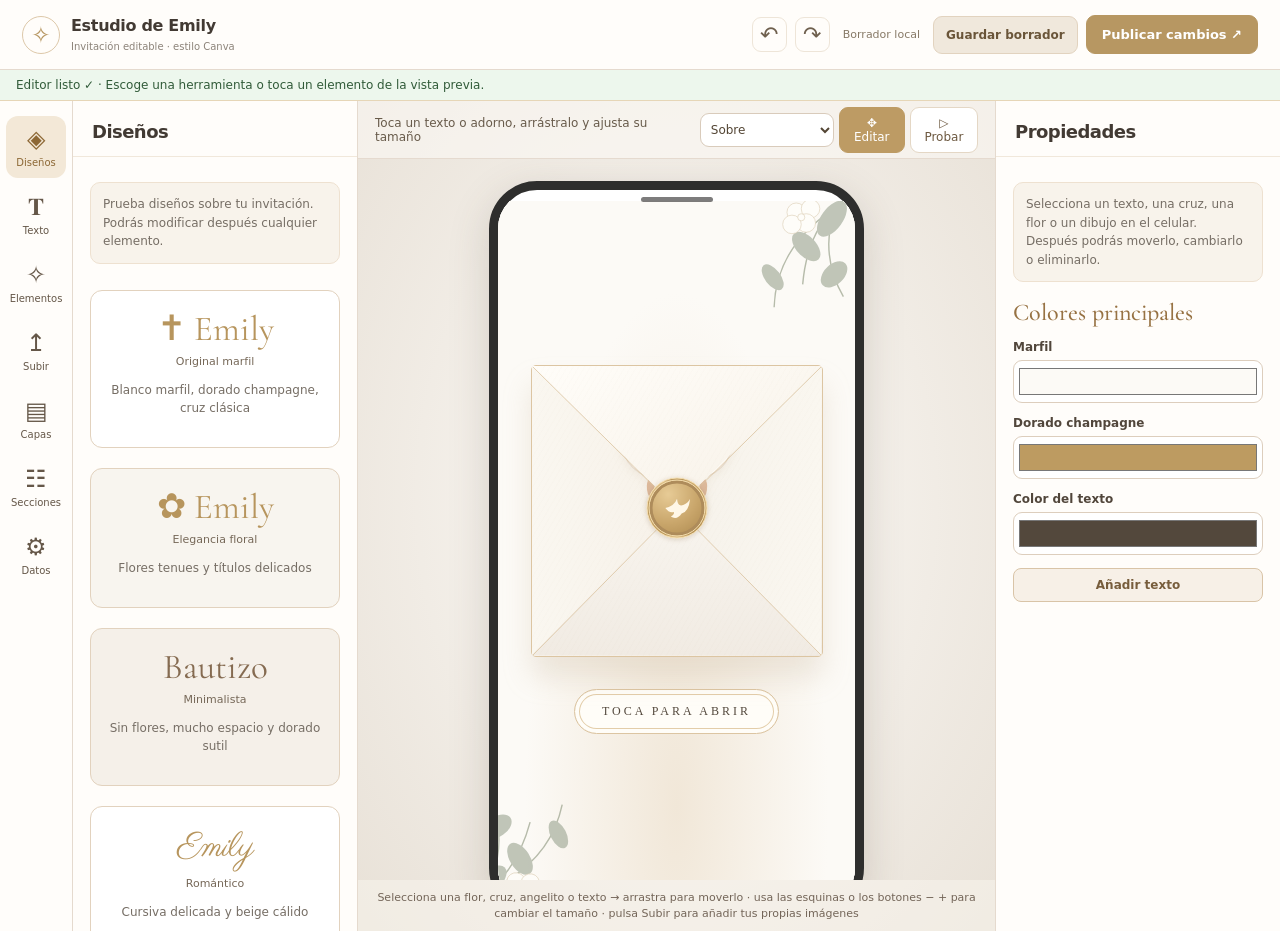
<file: studio.html>
<!doctype html>
<html lang="es">
<head>
<meta charset="utf-8"><meta name="viewport" content="width=device-width,initial-scale=1">
<meta name="theme-color" content="#f7f1e9">
<meta name="robots" content="noindex,nofollow">
<title>Estudio de diseño · Bautizo de Emily</title>
<link rel="preconnect" href="https://fonts.googleapis.com"><link rel="preconnect" href="https://fonts.gstatic.com" crossorigin>
<link href="https://fonts.googleapis.com/css2?family=Cormorant+Garamond:wght@400;500;600&family=Parisienne&family=Great+Vibes&family=Playfair+Display:wght@400;500&display=swap" rel="stylesheet">
<link rel="stylesheet" href="./studio.css?v=20261014e">
<script>
window.addEventListener("error",function(ev){
 var h=document.getElementById("editor-health");
 if(h){h.style.background="#ffe9e6";h.style.color="#8b2821";h.textContent="El editor encontró un error: "+(ev.message||"No se pudo cargar una herramienta")+". Envíame una captura de este aviso.";}
});
window.addEventListener("unhandledrejection",function(ev){
 var h=document.getElementById("editor-health");
 if(h){h.style.background="#ffe9e6";h.style.color="#8b2821";h.textContent="Falló una función: "+String(ev.reason||"error")+". Envíame una captura.";}
});
</script>
</head>
<body>
<header class="topbar">
  <div class="brand"><span class="brand-mark">✧</span><div><b>Estudio de Emily</b><small>Invitación editable · estilo Canva</small></div></div>
  <div class="top-actions">
    <button id="undo" class="square" title="Deshacer (Ctrl+Z)" aria-label="Deshacer">↶</button>
    <button id="redo" class="square" title="Rehacer (Ctrl+Y)" aria-label="Rehacer">↷</button>
    <span id="saving" class="saved">Borrador local</span>
    <button id="save" class="muted">Guardar borrador</button>
    <button id="publish" class="primary">Publicar cambios ↗</button>
  </div>
</header>
<div id="editor-health" role="status" style="background:#fdf4df;border-bottom:1px solid #e6d6b7;color:#72552f;padding:8px 16px;font:12px system-ui">Cargando herramientas del editor…</div>
<div class="workspace">
  <nav class="rail" aria-label="Herramientas de diseño">
    <button data-tool="design" class="active"><span>◈</span><small>Diseños</small></button>
    <button data-tool="texts"><span>𝐓</span><small>Texto</small></button>
    <button data-tool="elements"><span>✧</span><small>Elementos</small></button>
    <button data-tool="uploads"><span>↥</span><small>Subir</small></button>
    <button data-tool="layers"><span>▤</span><small>Capas</small></button>
    <button data-tool="sections"><span>☷</span><small>Secciones</small></button>
    <button data-tool="settings"><span>⚙</span><small>Datos</small></button>
  </nav>
  <aside id="library" class="library">
    <div id="tool-title" class="panel-header">Diseños</div>
    <div id="tool-content" class="panel-scroll"></div>
  </aside>
  <main class="stage-wrap">
    <div class="stage-top">
      <div class="stage-label">Toca un texto o adorno, arrástralo y ajusta su tamaño</div>
      <div class="stage-control">
        <select id="section-selector" title="Elegir pantalla" aria-label="Sección visible">
          <option value="gate">Sobre</option>
          <option value="portada">Portada</option>
          <option value="familia">Familia</option>
          <option value="fecha">Fecha</option>
          <option value="ceremonia">Ceremonia</option>
          <option value="vestimenta">Vestimenta</option>
          <option value="asistencia">Confirmación</option>
          <option value="album">Álbum</option>
          <option value="despedida">Despedida</option>
        </select>
        <button id="edit-mode" class="pill active">✥ Editar</button>
        <button id="test-mode" class="pill">▷ Probar</button>
      </div>
    </div>
    <div class="preview-space">
      <div class="phone-shell">
        <div class="speaker"></div>
        <iframe id="phone" title="Invitación de Emily, área de diseño" src="./index.html?editorPreview=envelope&rev=20261014e"></iframe>
        <div class="homebar"></div>
      </div>
    </div>
    <div class="stage-tip">Selecciona una flor, cruz, angelito o texto → arrastra para moverlo · usa las esquinas o los botones − + para cambiar el tamaño · pulsa Subir para añadir tus propias imágenes</div>
  </main>
  <aside id="inspector" class="inspector">
    <div id="inspector-title" class="panel-header">Propiedades</div>
    <div id="inspector-content" class="panel-scroll"></div>
  </aside>
</div>
<footer id="mobile-bar" class="mobile-bar">
 <button data-mobile-tool="elements">✧ Elementos</button>
 <button data-mobile-tool="texts">𝐓 Textos</button>
 <button data-mobile-tool="layers">▤ Capas</button>
 <button data-mobile-tool="inspector">⚙ Propiedades</button>
</footer>
<div id="modal" class="modal" hidden>
 <div class="dialog">
  <button class="dialog-close" id="modal-close" aria-label="Cerrar">✕</button>
  <div id="modal-body"></div>
 </div>
</div>
<input id="file-upload" type="file" accept="image/png,image/jpeg,image/webp" hidden>
<script src="./config.js"></script>
<script src="./studio.js?v=20261014e"></script>
</body></html>
</file>
<file: studio.css>
:root{--bg:#f5f0e9;--paper:#fffdfa;--line:#e5dace;--gold:#b79762;--ink:#423a33;--muted:#766e65;--shadow:0 8px 32px #6f57411c}
*{box-sizing:border-box}
html,body{margin:0;height:100%;font-family:system-ui,-apple-system,"Segoe UI",Arial,sans-serif;color:var(--ink);background:var(--bg)}
button,input,select,textarea{font:inherit}
button{cursor:pointer}
button:disabled{opacity:.4;cursor:default}
a{color:#88683e}
button:focus-visible,input:focus-visible,select:focus-visible,textarea:focus-visible{outline:2px solid #aa8a56;outline-offset:2px}
[hidden]{display:none!important}
.topbar{height:70px;background:var(--paper);border-bottom:1px solid var(--line);padding:0 22px;display:flex;align-items:center;justify-content:space-between;gap:16px}
.brand{display:flex;gap:11px;align-items:center;min-width:190px}.brand-mark{width:38px;height:38px;display:grid;place-items:center;border:1px solid #ddc8a9;border-radius:50%;font-size:23px;color:var(--gold)}
.brand b{font-size:16px;font-weight:700;display:block;letter-spacing:-.02em}.brand small{font-size:10px;color:#8c8379}
.top-actions{display:flex;align-items:center;gap:8px;flex-wrap:wrap}
button.primary{border:1px solid var(--gold);background:var(--gold);color:#fff;border-radius:9px;font-size:13px;font-weight:700;padding:11px 15px}
button.muted{background:#f0e8dc;border:1px solid #e2d3bf;color:#6a5539;border-radius:9px;padding:11px 12px;font-size:12px;font-weight:700}
.square{height:35px;width:35px;border:1px solid #eee5d8;border-radius:9px;background:var(--paper);font-size:22px;color:#6f604e}
.saved{font-size:11px;color:#877966;padding:0 5px;white-space:nowrap}
.workspace{height:calc(100vh - 70px);display:grid;grid-template-columns:73px minmax(240px,285px) minmax(330px,1fr) minmax(250px,285px);overflow:hidden}
.rail{background:#fffdfa;border-right:1px solid var(--line);padding:15px 6px;display:flex;flex-direction:column;gap:6px;overflow-y:auto;scrollbar-width:thin}
.rail button{border:0;background:transparent;color:#655748;border-radius:12px;min-height:62px;padding:6px 2px;display:flex;flex-direction:column;gap:4px;align-items:center;justify-content:center}
.rail button.active{background:#f3e8d7;color:#8d6835}
.rail span{font-size:24px;font-family:Georgia,serif;font-weight:400;line-height:1.1}
.rail small{font-size:10px}
.library,.inspector{background:#fffdfa;display:flex;flex-direction:column;min-height:0;overflow:hidden}
.library{border-right:1px solid var(--line)}.inspector{border-left:1px solid var(--line)}
.panel-header{padding:20px 19px 14px;font-size:18px;font-weight:750;border-bottom:1px solid #f1e8db;letter-spacing:-.03em}
.panel-scroll{overflow-y:auto;padding:17px;flex:1;scrollbar-width:thin}
.panel-scroll h3{font:500 24px "Cormorant Garamond",Georgia,serif;color:#977243;margin:7px 0 13px}
.panel-scroll p{line-height:1.55;font-size:12px;color:var(--muted)}
.tool-note{color:#77695b;font-size:12px;line-height:1.6;background:#f8f3eb;border:1px solid #eee1d0;border-radius:10px;padding:12px;margin:8px 0 16px}
.tool-search{width:100%;padding:10px 11px;border:1px solid #ddd1c2;border-radius:10px;background:#fff;margin-bottom:15px;font-size:13px}
.grid2{display:grid;grid-template-columns:1fr 1fr;gap:10px}
.tile{min-height:90px;border:1px solid #e7d8c4;background:#faf7f2;border-radius:12px;display:flex;flex-direction:column;align-items:center;justify-content:center;gap:7px;padding:9px 5px;color:#80613e}
.tile:hover,.style-tile:hover{border-color:#ae915f;background:#fcf3e5}
.tile .symbol{font-size:34px;font-family:Georgia,serif;line-height:1}
.tile small{font-size:11px;text-align:center;color:#5e5044}
.style-tile{border:1px solid #e2d2be;border-radius:12px;padding:17px 12px;margin:10px 0;min-height:115px;width:100%;background:#fff;text-align:center}
.style-tile b{font:400 35px "Cormorant Garamond",Georgia,serif;color:#b7955d;display:block}
.style-tile em{font-size:11px;color:#766858;font-style:normal}
.style-tile.floral{background:#f8f5ef}.style-tile.dark{background:#f5f0e9}
.style-tile.dark b{color:#856b51}.style-tile.airy b{font-family:"Parisienne",cursive}
.subhead{font-size:12px;font-weight:750;margin:18px 0 9px;color:#564c41}
.add-row{width:100%;display:flex;align-items:center;gap:10px;background:#fff;border:1px solid #e4d7c5;border-radius:11px;padding:13px 10px;text-align:left;margin:8px 0;color:#574939;font-size:13px}
.add-row .icon{font:26px Georgia,serif;color:#a5844e;width:36px;text-align:center}
.add-row strong{display:block}.add-row small{display:block;color:#8b7a6c;font-size:10px;margin-top:2px}
.mini-button{border:1px solid #d9c4a7;border-radius:8px;background:#f7f0e7;color:#775d3c;padding:9px 12px;font-size:12px;font-weight:650}
.mini-button.primary{background:#b89762;color:white}
.mini-button.danger{background:#fbefea;color:#955443;border-color:#edcbbc}
.mini-button.full{width:100%}
.stage-wrap{background:radial-gradient(ellipse at 50% 48%,#fdfbf8,#e8e1d7);display:flex;flex-direction:column;min-width:0;min-height:0}
.stage-top{height:58px;background:#fbf8f4aa;border-bottom:1px solid #e5dacf;display:flex;align-items:center;justify-content:space-between;gap:15px;padding:9px 17px}
.stage-label{font-size:12px;color:#685b4b}
.stage-control{display:flex;align-items:center;gap:5px}
.stage-control select{border:1px solid #d9cbbb;border-radius:9px;background:white;font-size:12px;padding:8px 6px;max-width:134px;color:#534534}
.pill{font-size:12px;border:1px solid #e4d7c5;border-radius:9px;padding:8px 10px;color:#6d5941;background:#fff}
.pill.active{background:#bd9b64;color:#fff;border-color:#bd9b64}
.preview-space{flex:1;min-height:0;overflow:auto;display:flex;justify-content:center;align-items:flex-start;padding:22px}
.phone-shell{height:735px;width:375px;max-width:100%;flex-shrink:0;border:9px solid #2e2e2d;border-radius:48px;background:white;position:relative;box-shadow:0 12px 42px #55473733;padding:11px 0 10px;overflow:hidden}
.speaker{position:absolute;top:7px;left:calc(50% - 36px);width:72px;height:5px;border-radius:20px;background:#383737;opacity:.65;z-index:3}
.phone-shell iframe{width:100%;height:100%;border:0;background:#fff}
.homebar{position:absolute;bottom:7px;left:calc(50% - 43px);width:86px;height:4px;border-radius:999px;background:#2229;pointer-events:none}
.stage-tip{font-size:11px;color:#736558;text-align:center;padding:10px 12px;background:#f9f5ef88;line-height:1.4}
.field{margin:13px 0;display:block}
.field label{display:block;font-size:12px;font-weight:700;margin-bottom:6px;color:#51463b}
.field input,.field textarea,.field select{width:100%;padding:10px;border-radius:9px;border:1px solid #ddcebd;background:#fff;color:#4f4033;font-size:13px}
.field textarea{min-height:80px;resize:vertical;line-height:1.5}
.field input[type=color]{height:43px;padding:3px}
.field input[type=range]{padding:0;accent-color:#b99558}
.field.checkbox label{display:flex;align-items:center;gap:9px}.field.checkbox input{width:18px;height:18px;accent-color:#b99558}
.field small{font-size:11px;color:#85786a;line-height:1.5;display:block;margin-top:4px}
.two-fields{display:grid;grid-template-columns:1fr 1fr;gap:8px}
.buttons-row{display:flex;flex-wrap:wrap;gap:6px;margin-top:13px}
.divider{height:1px;background:#eadfce;margin:17px 0}
.layer{display:flex;align-items:center;gap:9px;border:1px solid #ede3d6;border-radius:10px;background:#fff;padding:9px;margin:7px 0;font-size:12px}
.layer span{flex:1;min-width:0;overflow:hidden;text-overflow:ellipsis;white-space:nowrap;cursor:pointer}
.layer.active{border-color:#b49a6d;background:#faf3e7}
.layer button{border:none;background:none;color:#806547;padding:3px}
.layer .eye{font-size:15px}
.swatch-row{display:flex;gap:9px;flex-wrap:wrap;margin-bottom:13px}
.swatch{height:34px;width:34px;border-radius:50%;border:1px solid #cbb899;cursor:pointer}
.info{font-size:11px;color:#8a7560;background:#f7f1e9;padding:9px;border-radius:8px}
.danger-text{color:#955243}
.mobile-bar{display:none}
.modal{position:fixed;inset:0;z-index:90;background:#2e251c88;display:flex;align-items:center;justify-content:center;padding:20px}
.dialog{width:min(100%,570px);max-height:90vh;overflow:auto;padding:27px;background:#fffcf8;border-radius:19px;box-shadow:0 25px 60px #39261944;position:relative}
.dialog-close{position:absolute;right:17px;top:15px;border:0;background:transparent;font-size:19px}
.dialog h2{font:500 35px "Cormorant Garamond",Georgia,serif;color:#a88756;margin:4px 0 14px}
.dialog p{font-size:13px;line-height:1.7;color:#5c5147}
.dialog li{font-size:13px;line-height:1.6;margin:8px 0}
.dialog code{font-size:12px;background:#f1e9dd;padding:2px 4px;border-radius:4px}
.dialog .actions{display:flex;gap:7px;margin-top:18px;flex-wrap:wrap}
@media(max-width:1260px){.workspace{grid-template-columns:65px 255px minmax(300px,1fr) 245px}.rail button{min-height:56px}.panel-scroll{padding:13px}.phone-shell{width:350px;height:700px}}
@media(max-width:1090px){.workspace{grid-template-columns:65px 260px minmax(285px,1fr)}.inspector{position:fixed;top:70px;right:0;bottom:0;width:min(320px,92vw);z-index:20;box-shadow:0 0 42px #0002;display:none}.inspector.show{display:flex}.stage-label{display:none}}
@media(max-width:720px){.topbar{height:auto;min-height:63px;padding:9px 10px}.brand{min-width:0}.brand b{font-size:14px}.brand small{font-size:9px}.brand-mark{width:29px;height:29px}.top-actions{gap:4px}.top-actions .saved{display:none}.top-actions button{padding:8px}.workspace{height:calc(100dvh - 108px);grid-template-columns:1fr}.rail{display:none}.library{position:fixed;left:0;top:66px;bottom:45px;width:min(290px,85vw);z-index:21;box-shadow:9px 0 45px #0002;display:none}.library.show{display:flex}.inspector{top:66px;bottom:45px}.stage-wrap{height:100%}.stage-top{height:50px}.preview-space{padding:9px}.phone-shell{width:min(86vw,370px);height:min(72dvh,690px)}.stage-tip{font-size:10px}.mobile-bar{display:flex;position:fixed;bottom:0;left:0;right:0;z-index:23;justify-content:space-around;background:#fffcf8;border-top:1px solid #e8dac7;height:45px;padding:2px}.mobile-bar button{border:0;background:transparent;font-size:11px;color:#6d5640}}
</file>
